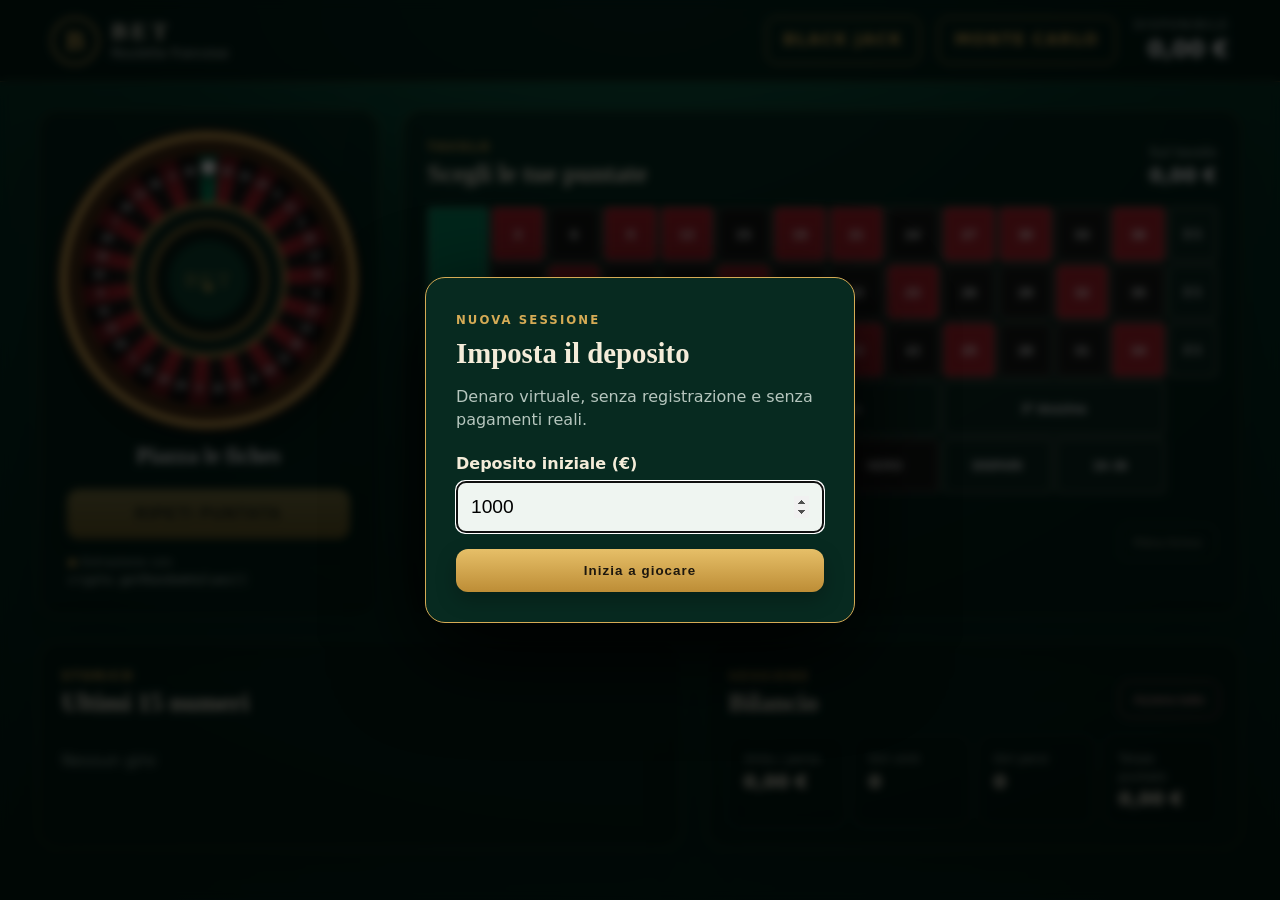
<file: index.html>
<!doctype html>
<html lang="it">
<head>
  <meta charset="utf-8">
  <meta http-equiv="Cache-Control" content="no-cache, no-store, must-revalidate">
  <meta http-equiv="Pragma" content="no-cache">
  <meta http-equiv="Expires" content="0">
  <meta name="viewport" content="width=device-width,initial-scale=1">
  <meta name="description" content="BET — simulatore gratuito di roulette francese con generatore casuale crittograficamente sicuro.">
  <title>BET — Roulette francese</title>
  <link rel="stylesheet" href="bet-v9.css">
</head>
<body>
  <header class="topbar">
    <div class="brand"><span class="brand-mark">B</span><div><strong>BET</strong><small>Roulette francese</small></div></div>
    <div class="top-actions"><a class="game-nav" href="blackjack.html">BLACK JACK</a><a class="game-nav" href="montecarlo-pro.html">MONTE CARLO</a><div class="balance-card"><span>Disponibile</span><strong id="balance">€ 0,00</strong></div></div>
  </header>

  <main>
    <section class="game-grid">
      <div class="wheel-panel panel">
        <div class="wheel-wrap">
          <div class="wheel" id="wheel" aria-label="Ruota della roulette">
            <div class="wheel-numbers" id="wheelNumbers" aria-hidden="true"></div>
            <div class="wheel-label" id="wheelLabel"><button id="spin" class="wheel-spin" aria-label="Fai girare la roulette">BET</button><strong>•</strong></div>
            <div class="ball-track" id="ballTrack"><div class="ball" id="ball"></div></div>
          </div>
        </div>
        <div class="result" id="result" aria-live="polite">Piazza le fiches</div>
        <button class="primary rebet-main" id="repeatBet">RIPETI PUNTATA</button>
        <p class="rng-note"><span class="lock">◆</span> Estrazione con <code>crypto.getRandomValues()</code></p>
      </div>

      <div class="table-panel panel">
        <div class="section-head"><div><span class="eyebrow">TAVOLO</span><h1>Scegli le tue puntate</h1></div><div class="current-bet">Sul tavolo <strong id="totalBet">€ 0,00</strong></div></div>
        <div class="roulette-table" id="table" aria-label="Tavolo delle puntate"></div>
        <div class="chip-rack" aria-label="Selezione fiches">
          <span class="rack-label">Fiches</span>
          <button class="chip chip-2 selected" draggable="true" data-value="2" aria-label="Fiche da 2 euro">2</button>
          <button class="chip chip-5" draggable="true" data-value="5" aria-label="Fiche da 5 euro">5</button>
          <button class="chip chip-10" draggable="true" data-value="10" aria-label="Fiche da 10 euro">10</button>
          <button class="chip chip-50" draggable="true" data-value="50" aria-label="Fiche da 50 euro">50</button>
          <div class="table-actions">
            <button id="clearBet">Ritira fiches</button>
          </div>
        </div>
      </div>
    </section>

    <section class="lower-grid">
      <div class="panel history-panel"><div class="section-head"><div><span class="eyebrow">STORICO</span><h2>Ultimi 15 numeri</h2></div></div><div class="history" id="history"><span class="empty">Nessun giro</span></div></div>
      <div class="panel stats-panel">
        <div class="section-head"><div><span class="eyebrow">SESSIONE</span><h2>Bilancio</h2></div><button class="danger" id="reset">Azzera tutto</button></div>
        <div class="stats">
          <div><span>Vinto / perso</span><strong id="profit">€ 0,00</strong></div>
          <div><span>Giri vinti</span><strong id="wins">0</strong></div>
          <div><span>Giri persi</span><strong id="losses">0</strong></div>
          <div><span>Totale puntato</span><strong id="wagered">€ 0,00</strong></div>
        </div>
      </div>
    </section>
  </main>

  <dialog id="depositDialog">
    <form method="dialog" id="depositForm">
      <span class="eyebrow">NUOVA SESSIONE</span><h2>Imposta il deposito</h2>
      <p>Denaro virtuale, senza registrazione e senza pagamenti reali.</p>
      <label for="deposit">Deposito iniziale (€)</label>
      <input id="deposit" type="number" min="2" max="10000000" step="1" value="1000" required autofocus>
      <button class="primary" value="confirm">Inizia a giocare</button>
    </form>
  </dialog>

  <script src="app.js"></script>
</body>
</html>
</file>
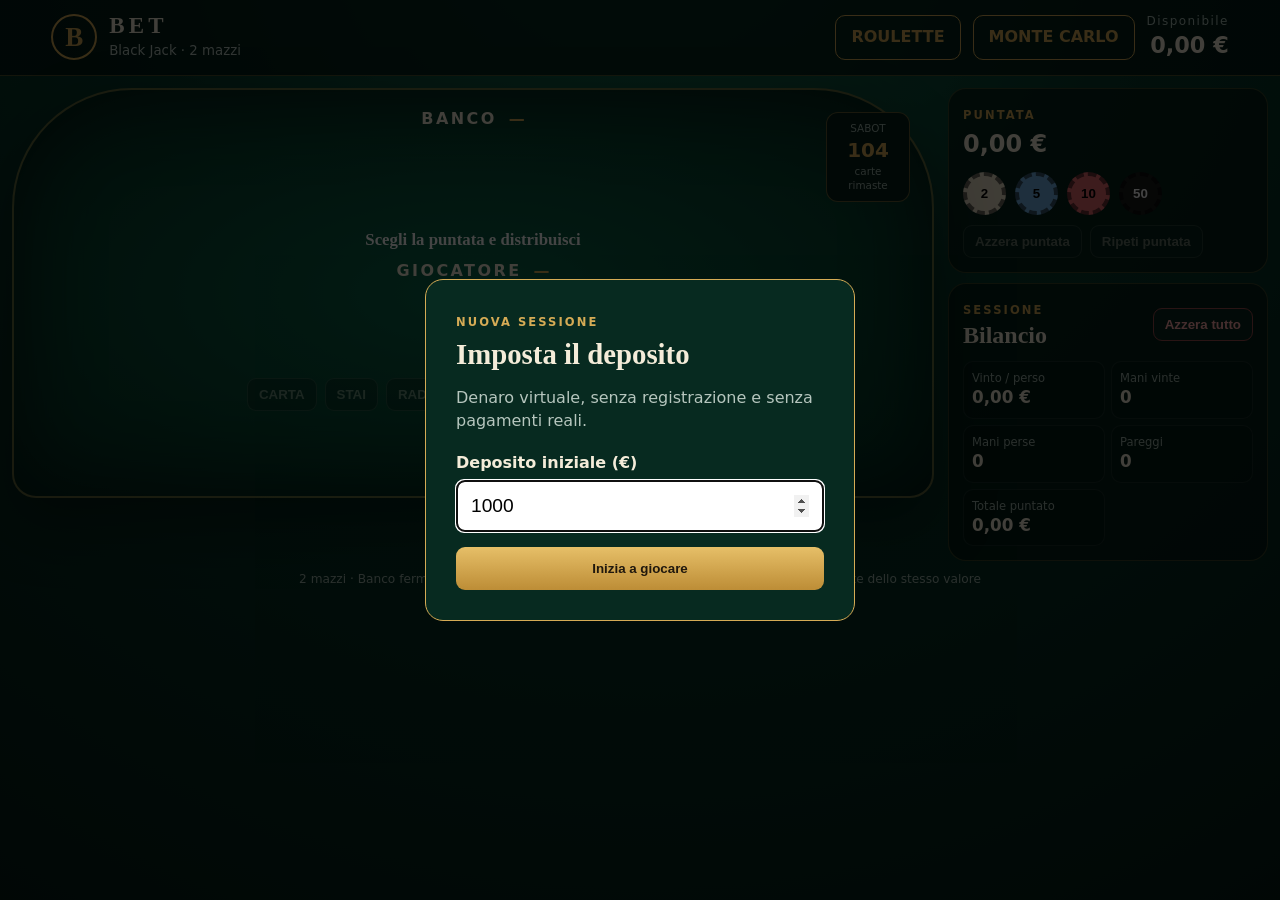
<file: blackjack.html>
<!doctype html>
<html lang="it">
<head>
  <meta charset="utf-8"><meta name="viewport" content="width=device-width,initial-scale=1">
  <meta http-equiv="Cache-Control" content="no-cache, no-store, must-revalidate">
  <meta name="description" content="BET — Black Jack gratuito con banco e sabot da due mazzi.">
  <title>BET — Black Jack</title><link rel="stylesheet" href="blackjack-v7.css">
</head>
<body>
  <header class="topbar">
    <div class="brand"><span class="brand-mark">B</span><div><strong>BET</strong><small>Black Jack · 2 mazzi</small></div></div>
    <div class="top-actions"><a class="game-nav" href="index.html">ROULETTE</a><a class="game-nav" href="montecarlo.html">MONTE CARLO</a><div class="balance-card"><span>Disponibile</span><strong id="balance">€ 0,00</strong></div></div>
  </header>
  <main>
    <section class="table">
      <div class="shoe"><span>SABOT</span><strong id="shoeCount">104</strong><small>carte rimaste</small></div>
      <div class="hand dealer"><div class="hand-title"><span>BANCO</span><strong id="dealerScore">—</strong></div><div class="cards" id="dealerCards"></div></div>
      <div class="message" id="message" aria-live="polite">Scegli la puntata e distribuisci</div>
      <div class="hand player"><div class="hand-title"><span>GIOCATORE</span><strong id="playerScore">—</strong></div><div class="cards" id="playerCards"></div></div>
      <div class="controls">
        <button id="hit">CARTA</button><button id="stand">STAI</button><button id="double">RADDOPPIA</button><button id="split">SPLIT</button><div class="deal-stack"><button class="primary" id="deal">DISTRIBUISCI</button><button id="repeatBetTable">RIPETI PUNTATA</button></div>
      </div>
    </section>
    <section class="dashboard">
      <div class="panel bet-panel"><span class="eyebrow">PUNTATA</span><div class="bet-total" id="bet">€ 0,00</div><div class="chips"><button class="chip c2" data-value="2">2</button><button class="chip c5" data-value="5">5</button><button class="chip c10" data-value="10">10</button><button class="chip c50" data-value="50">50</button></div><div class="bet-actions"><button id="clearBet">Azzera puntata</button><button id="repeatBet">Ripeti puntata</button></div></div>
      <div class="panel"><div class="panel-head"><div><span class="eyebrow">SESSIONE</span><h2>Bilancio</h2></div><button class="danger" id="reset">Azzera tutto</button></div><div class="stats"><div><span>Vinto / perso</span><strong id="profit">€ 0,00</strong></div><div><span>Mani vinte</span><strong id="wins">0</strong></div><div><span>Mani perse</span><strong id="losses">0</strong></div><div><span>Pareggi</span><strong id="pushes">0</strong></div><div><span>Totale puntato</span><strong id="wagered">€ 0,00</strong></div></div></div>
    </section>
    <p class="rules">2 mazzi · Banco fermo a 17 · Black Jack 3:2 · Raddoppio sulle prime due carte · Split su carte dello stesso valore</p>
  </main>
  <dialog id="depositDialog"><form id="depositForm"><span class="eyebrow">NUOVA SESSIONE</span><h2>Imposta il deposito</h2><p>Denaro virtuale, senza registrazione e senza pagamenti reali.</p><label for="deposit">Deposito iniziale (€)</label><input id="deposit" type="number" min="2" max="10000000" step="1" value="1000" required autofocus><button class="primary">Inizia a giocare</button></form></dialog>
  <script src="cardmeister.min.js"></script>
  <script src="blackjack-v5.js"></script>
</body></html>
</file>
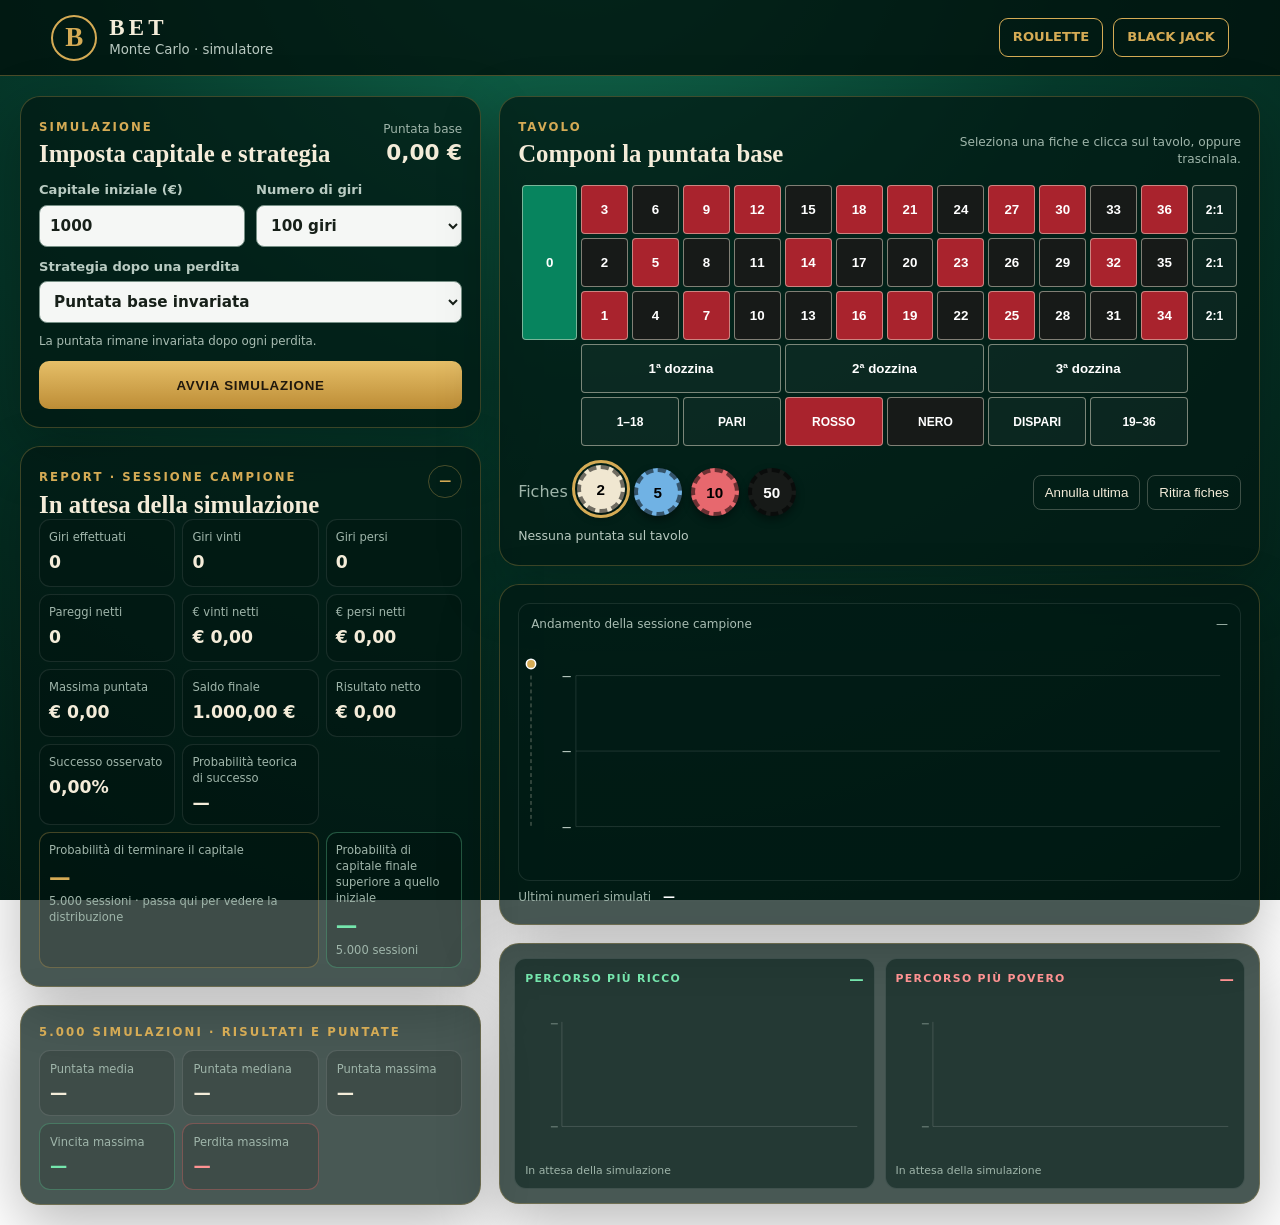
<file: montecarlo-pro.html>
<!doctype html>
<html lang="it"><head><meta charset="utf-8"><meta name="viewport" content="width=device-width,initial-scale=1"><meta http-equiv="Cache-Control" content="no-cache, no-store, must-revalidate"><meta name="description" content="BET — simulatore Monte Carlo gratuito per strategie alla roulette francese."><title>BET — Monte Carlo Roulette PRO</title><link rel="stylesheet" href="montecarlo-v14.css"></head>
<body><header class="topbar"><div class="brand"><span class="brand-mark">B</span><div><strong>BET</strong><small>Monte Carlo · simulatore</small></div></div><nav><a href="index.html">ROULETTE</a><a href="blackjack.html">BLACK JACK</a></nav></header>
<main><div class="left-column">
<section class="config panel"><div class="section-head"><div><span class="eyebrow">SIMULAZIONE</span><h1>Imposta capitale e strategia</h1></div><div class="base-total"><span>Puntata base</span><strong id="baseTotal">€ 0,00</strong></div></div><form id="simulationForm"><label>Capitale iniziale (€)<input id="capital" type="number" min="2" max="10000000" step="1" value="1000" required></label><label>Numero di giri<select id="spins"><option value="1">1 giro</option><option value="2">2 giri</option><option value="3">3 giri</option><option value="4">4 giri</option><option value="5">5 giri</option><option value="6">6 giri</option><option value="7">7 giri</option><option value="8">8 giri</option><option value="9">9 giri</option><option value="10">10 giri</option><option value="25">25 giri</option><option value="50">50 giri</option><option value="100" selected>100 giri</option><option value="500">500 giri</option><option value="1000">1.000 giri</option></select></label><label>Strategia dopo una perdita<select id="strategy"><option value="flat">Puntata base invariata</option><option value="martingale">Raddoppio illimitato</option><option value="martingale-reset">Raddoppio limitato · poi riparti</option><option value="martingale-descent">Raddoppio limitato · poi scendi</option><option value="dalembert">D’Alembert limitata</option><option value="fibonacci">Fibonacci illimitata</option><option value="fibonacci-reset">Fibonacci limitata · poi riparti</option><option value="fibonacci-descent">Fibonacci limitata · poi scendi</option></select></label><label id="capField" hidden>Livello massimo<select id="progressionCap"></select><small id="capHelp">Moltiplicatore della puntata base complessiva</small></label><p class="strategy-note" id="strategyNote">La puntata rimane invariata dopo ogni perdita.</p><button class="primary" id="run" type="submit">AVVIA SIMULAZIONE</button></form></section>
<section class="results panel" aria-live="polite"><div class="result-head"><div><span class="eyebrow">REPORT · SESSIONE CAMPIONE</span><h2 id="reportTitle">In attesa della simulazione</h2></div><strong id="status">—</strong></div><div class="metrics"><div><span>Giri effettuati</span><strong id="turns">0</strong></div><div><span>Giri vinti</span><strong id="wins">0</strong></div><div><span>Giri persi</span><strong id="losses">0</strong></div><div><span>Pareggi netti</span><strong id="pushes">0</strong></div><div><span>€ vinti netti</span><strong id="wonEuro">€ 0,00</strong></div><div><span>€ persi netti</span><strong id="lostEuro">€ 0,00</strong></div><div><span>Massima puntata</span><strong id="maxStake">€ 0,00</strong></div><div><span>Saldo finale</span><strong id="finalBalance">€ 0,00</strong></div><div><span>Risultato netto</span><strong id="net">€ 0,00</strong></div><div><span>Successo osservato</span><strong id="observed">0,00%</strong></div><div><span>Probabilità teorica di successo</span><strong id="theoreticalSuccess">—</strong></div><div class="ruin" tabindex="0"><span>Probabilità di terminare il capitale</span><strong id="ruinProbability">—</strong><small>5.000 sessioni · passa qui per vedere la distribuzione</small><div class="distribution-popover"><div class="dist-head"><div><b>Distribuzione degli € vinti/persi</b><span>5.000 sessioni, comprese quelle interrotte</span></div><span class="dist-legend"><i></i>Reale <i></i>Gaussiana</span></div><svg id="distChart" viewBox="0 0 520 220" role="img" aria-label="Distribuzione dei risultati netti delle simulazioni"><g id="distBars"></g><path id="distCurve" d=""></path><line class="dist-zero" id="distZero" y1="15" y2="190"/><line class="dist-axis" x1="38" y1="190" x2="510" y2="190"/></svg><div class="dist-stats"><span>Media <b id="distMean">—</b></span><span>Deviazione <b id="distSd">—</b></span><span>Minimo <b id="distMin">—</b></span><span>Massimo <b id="distMax">—</b></span><span>Sessioni interrotte <b id="distRuin">—</b></span></div><p>Le barre sono i risultati reali; la curva è solo l’approssimazione gaussiana di confronto.</p></div></div><div class="profit-probability"><span>Probabilità di capitale finale superiore a quello iniziale</span><strong id="profitProbability">—</strong><small id="profitCount">5.000 sessioni</small></div></div></section>
<section class="stake-summary panel" aria-label="Risultati e puntate nelle 5.000 simulazioni"><span class="eyebrow">5.000 SIMULAZIONI · RISULTATI E PUNTATE</span><div><article><span>Puntata media</span><strong id="averageStake">—</strong></article><article><span>Puntata mediana</span><strong id="medianStake">—</strong></article><article><span>Puntata massima</span><strong id="monteMaxStake">—</strong></article><article class="best-result"><span>Vincita massima</span><strong id="maximumWin">—</strong></article><article class="worst-result"><span>Perdita massima</span><strong id="maximumLoss">—</strong></article></div></section></div><div class="right-column">
<section class="table-panel panel"><div class="section-head"><div><span class="eyebrow">TAVOLO</span><h2>Componi la puntata base</h2></div><p>Seleziona una fiche e clicca sul tavolo, oppure trascinala.</p></div><div class="roulette-table" id="table" aria-label="Tavolo della roulette"></div><div class="chip-rack"><span>Fiches</span><button class="chip chip-2 selected" draggable="true" data-value="2">2</button><button class="chip chip-5" draggable="true" data-value="5">5</button><button class="chip chip-10" draggable="true" data-value="10">10</button><button class="chip chip-50" draggable="true" data-value="50">50</button><div class="table-actions"><button type="button" id="undoBet">Annulla ultima</button><button type="button" id="clearBet">Ritira fiches</button></div></div><p class="bet-description" id="betDescription">Nessuna puntata sul tavolo</p></section>
<section class="chart-panel panel"><div class="chart-wrap"><div class="chart-label"><span>Andamento della sessione campione</span><span id="chartRange">—</span></div><svg id="chart" viewBox="0 0 900 230" role="img" aria-label="Andamento del capitale nella sessione campione"><g class="axis-y"><line x1="58" y1="15" x2="58" y2="210"/><line x1="58" y1="15" x2="890" y2="15"/><line x1="58" y1="112.5" x2="890" y2="112.5"/><line x1="58" y1="210" x2="890" y2="210"/><text id="yMax" x="52" y="19">—</text><text id="yMid" x="52" y="116">—</text><text id="yMin" x="52" y="214">—</text></g><polyline id="chartLine" points=""/><g id="chartHover" hidden><line id="hoverLine" y1="15" y2="210"/><circle id="hoverDot" r="6"/></g></svg><div id="chartTooltip" class="chart-tooltip" hidden>—</div></div><div class="outcomes"><span>Ultimi numeri simulati</span><div id="lastNumbers">—</div></div></section>
<section class="extreme-paths panel" aria-label="Percorsi estremi delle simulazioni Montecarlo"><div class="extreme-card rich"><div class="extreme-head"><span>PERCORSO PIÙ RICCO</span><strong id="richPathResult">—</strong></div><svg id="richPathChart" viewBox="0 0 440 170" role="img" aria-label="Percorso del capitale della simulazione più ricca"><line x1="48" y1="12" x2="48" y2="148"/><line x1="48" y1="148" x2="432" y2="148"/><text id="richYMax" x="43" y="17">—</text><text id="richYMin" x="43" y="151">—</text><polyline id="richPathLine" points=""/></svg><small id="richPathMeta">In attesa della simulazione</small></div><div class="extreme-card poor"><div class="extreme-head"><span>PERCORSO PIÙ POVERO</span><strong id="poorPathResult">—</strong></div><svg id="poorPathChart" viewBox="0 0 440 170" role="img" aria-label="Percorso del capitale della simulazione più povera"><line x1="48" y1="12" x2="48" y2="148"/><line x1="48" y1="148" x2="432" y2="148"/><text id="poorYMax" x="43" y="17">—</text><text id="poorYMin" x="43" y="151">—</text><polyline id="poorPathLine" points=""/></svg><small id="poorPathMeta">In attesa della simulazione</small></div></section></div></main><script src="montecarlo-v14.js"></script></body></html>
</file>
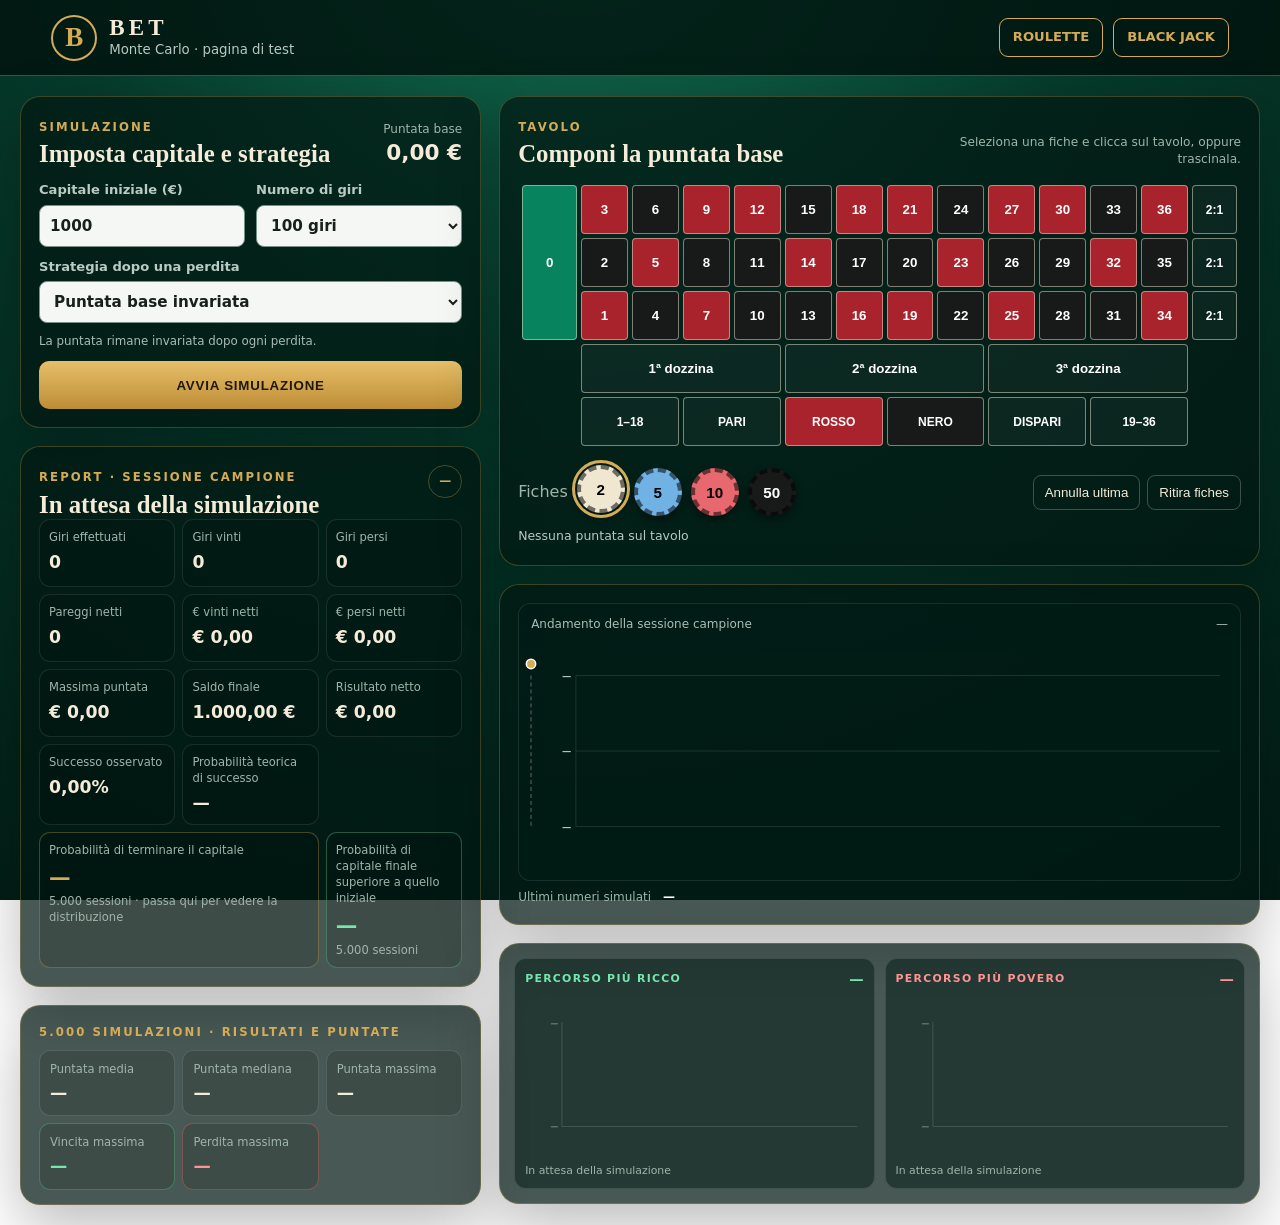
<file: montecarlo-strategie-test.html>
<!doctype html>
<html lang="it"><head><meta charset="utf-8"><meta name="viewport" content="width=device-width,initial-scale=1"><meta http-equiv="Cache-Control" content="no-cache, no-store, must-revalidate"><meta name="description" content="BET — simulatore Monte Carlo gratuito per strategie alla roulette francese."><title>BET — Monte Carlo Roulette (test)</title><link rel="stylesheet" href="montecarlo-test-v13.css"></head>
<body><header class="topbar"><div class="brand"><span class="brand-mark">B</span><div><strong>BET</strong><small>Monte Carlo · pagina di test</small></div></div><nav><a href="index.html">ROULETTE</a><a href="blackjack.html">BLACK JACK</a></nav></header>
<main><div class="left-column">
<section class="config panel"><div class="section-head"><div><span class="eyebrow">SIMULAZIONE</span><h1>Imposta capitale e strategia</h1></div><div class="base-total"><span>Puntata base</span><strong id="baseTotal">€ 0,00</strong></div></div><form id="simulationForm"><label>Capitale iniziale (€)<input id="capital" type="number" min="2" max="10000000" step="1" value="1000" required></label><label>Numero di giri<select id="spins"><option value="1">1 giro</option><option value="2">2 giri</option><option value="3">3 giri</option><option value="4">4 giri</option><option value="5">5 giri</option><option value="6">6 giri</option><option value="7">7 giri</option><option value="8">8 giri</option><option value="9">9 giri</option><option value="10">10 giri</option><option value="25">25 giri</option><option value="50">50 giri</option><option value="100" selected>100 giri</option><option value="500">500 giri</option><option value="1000">1.000 giri</option></select></label><label>Strategia dopo una perdita<select id="strategy"><option value="flat">Puntata base invariata</option><option value="martingale">Raddoppio illimitato</option><option value="martingale-reset">Raddoppio limitato · poi riparti</option><option value="martingale-descent">Raddoppio limitato · poi scendi</option><option value="dalembert">D’Alembert limitata</option><option value="fibonacci">Fibonacci illimitata</option><option value="fibonacci-reset">Fibonacci limitata · poi riparti</option><option value="fibonacci-descent">Fibonacci limitata · poi scendi</option></select></label><label id="capField" hidden>Livello massimo<select id="progressionCap"></select><small id="capHelp">Moltiplicatore della puntata base complessiva</small></label><p class="strategy-note" id="strategyNote">La puntata rimane invariata dopo ogni perdita.</p><button class="primary" id="run" type="submit">AVVIA SIMULAZIONE</button></form></section>
<section class="results panel" aria-live="polite"><div class="result-head"><div><span class="eyebrow">REPORT · SESSIONE CAMPIONE</span><h2 id="reportTitle">In attesa della simulazione</h2></div><strong id="status">—</strong></div><div class="metrics"><div><span>Giri effettuati</span><strong id="turns">0</strong></div><div><span>Giri vinti</span><strong id="wins">0</strong></div><div><span>Giri persi</span><strong id="losses">0</strong></div><div><span>Pareggi netti</span><strong id="pushes">0</strong></div><div><span>€ vinti netti</span><strong id="wonEuro">€ 0,00</strong></div><div><span>€ persi netti</span><strong id="lostEuro">€ 0,00</strong></div><div><span>Massima puntata</span><strong id="maxStake">€ 0,00</strong></div><div><span>Saldo finale</span><strong id="finalBalance">€ 0,00</strong></div><div><span>Risultato netto</span><strong id="net">€ 0,00</strong></div><div><span>Successo osservato</span><strong id="observed">0,00%</strong></div><div><span>Probabilità teorica di successo</span><strong id="theoreticalSuccess">—</strong></div><div class="ruin" tabindex="0"><span>Probabilità di terminare il capitale</span><strong id="ruinProbability">—</strong><small>5.000 sessioni · passa qui per vedere la distribuzione</small><div class="distribution-popover"><div class="dist-head"><div><b>Distribuzione degli € vinti/persi</b><span>5.000 sessioni, comprese quelle interrotte</span></div><span class="dist-legend"><i></i>Reale <i></i>Gaussiana</span></div><svg id="distChart" viewBox="0 0 520 220" role="img" aria-label="Distribuzione dei risultati netti delle simulazioni"><g id="distBars"></g><path id="distCurve" d=""></path><line class="dist-zero" id="distZero" y1="15" y2="190"/><line class="dist-axis" x1="38" y1="190" x2="510" y2="190"/></svg><div class="dist-stats"><span>Media <b id="distMean">—</b></span><span>Deviazione <b id="distSd">—</b></span><span>Minimo <b id="distMin">—</b></span><span>Massimo <b id="distMax">—</b></span><span>Sessioni interrotte <b id="distRuin">—</b></span></div><p>Le barre sono i risultati reali; la curva è solo l’approssimazione gaussiana di confronto.</p></div></div><div class="profit-probability"><span>Probabilità di capitale finale superiore a quello iniziale</span><strong id="profitProbability">—</strong><small id="profitCount">5.000 sessioni</small></div></div></section>
<section class="stake-summary panel" aria-label="Risultati e puntate nelle 5.000 simulazioni"><span class="eyebrow">5.000 SIMULAZIONI · RISULTATI E PUNTATE</span><div><article><span>Puntata media</span><strong id="averageStake">—</strong></article><article><span>Puntata mediana</span><strong id="medianStake">—</strong></article><article><span>Puntata massima</span><strong id="monteMaxStake">—</strong></article><article class="best-result"><span>Vincita massima</span><strong id="maximumWin">—</strong></article><article class="worst-result"><span>Perdita massima</span><strong id="maximumLoss">—</strong></article></div></section></div><div class="right-column">
<section class="table-panel panel"><div class="section-head"><div><span class="eyebrow">TAVOLO</span><h2>Componi la puntata base</h2></div><p>Seleziona una fiche e clicca sul tavolo, oppure trascinala.</p></div><div class="roulette-table" id="table" aria-label="Tavolo della roulette"></div><div class="chip-rack"><span>Fiches</span><button class="chip chip-2 selected" draggable="true" data-value="2">2</button><button class="chip chip-5" draggable="true" data-value="5">5</button><button class="chip chip-10" draggable="true" data-value="10">10</button><button class="chip chip-50" draggable="true" data-value="50">50</button><div class="table-actions"><button type="button" id="undoBet">Annulla ultima</button><button type="button" id="clearBet">Ritira fiches</button></div></div><p class="bet-description" id="betDescription">Nessuna puntata sul tavolo</p></section>
<section class="chart-panel panel"><div class="chart-wrap"><div class="chart-label"><span>Andamento della sessione campione</span><span id="chartRange">—</span></div><svg id="chart" viewBox="0 0 900 230" role="img" aria-label="Andamento del capitale nella sessione campione"><g class="axis-y"><line x1="58" y1="15" x2="58" y2="210"/><line x1="58" y1="15" x2="890" y2="15"/><line x1="58" y1="112.5" x2="890" y2="112.5"/><line x1="58" y1="210" x2="890" y2="210"/><text id="yMax" x="52" y="19">—</text><text id="yMid" x="52" y="116">—</text><text id="yMin" x="52" y="214">—</text></g><polyline id="chartLine" points=""/><g id="chartHover" hidden><line id="hoverLine" y1="15" y2="210"/><circle id="hoverDot" r="6"/></g></svg><div id="chartTooltip" class="chart-tooltip" hidden>—</div></div><div class="outcomes"><span>Ultimi numeri simulati</span><div id="lastNumbers">—</div></div></section>
<section class="extreme-paths panel" aria-label="Percorsi estremi delle simulazioni Montecarlo"><div class="extreme-card rich"><div class="extreme-head"><span>PERCORSO PIÙ RICCO</span><strong id="richPathResult">—</strong></div><svg id="richPathChart" viewBox="0 0 440 170" role="img" aria-label="Percorso del capitale della simulazione più ricca"><line x1="48" y1="12" x2="48" y2="148"/><line x1="48" y1="148" x2="432" y2="148"/><text id="richYMax" x="43" y="17">—</text><text id="richYMin" x="43" y="151">—</text><polyline id="richPathLine" points=""/></svg><small id="richPathMeta">In attesa della simulazione</small></div><div class="extreme-card poor"><div class="extreme-head"><span>PERCORSO PIÙ POVERO</span><strong id="poorPathResult">—</strong></div><svg id="poorPathChart" viewBox="0 0 440 170" role="img" aria-label="Percorso del capitale della simulazione più povera"><line x1="48" y1="12" x2="48" y2="148"/><line x1="48" y1="148" x2="432" y2="148"/><text id="poorYMax" x="43" y="17">—</text><text id="poorYMin" x="43" y="151">—</text><polyline id="poorPathLine" points=""/></svg><small id="poorPathMeta">In attesa della simulazione</small></div></section></div></main><script src="montecarlo-test-v13.js"></script></body></html>
</file>
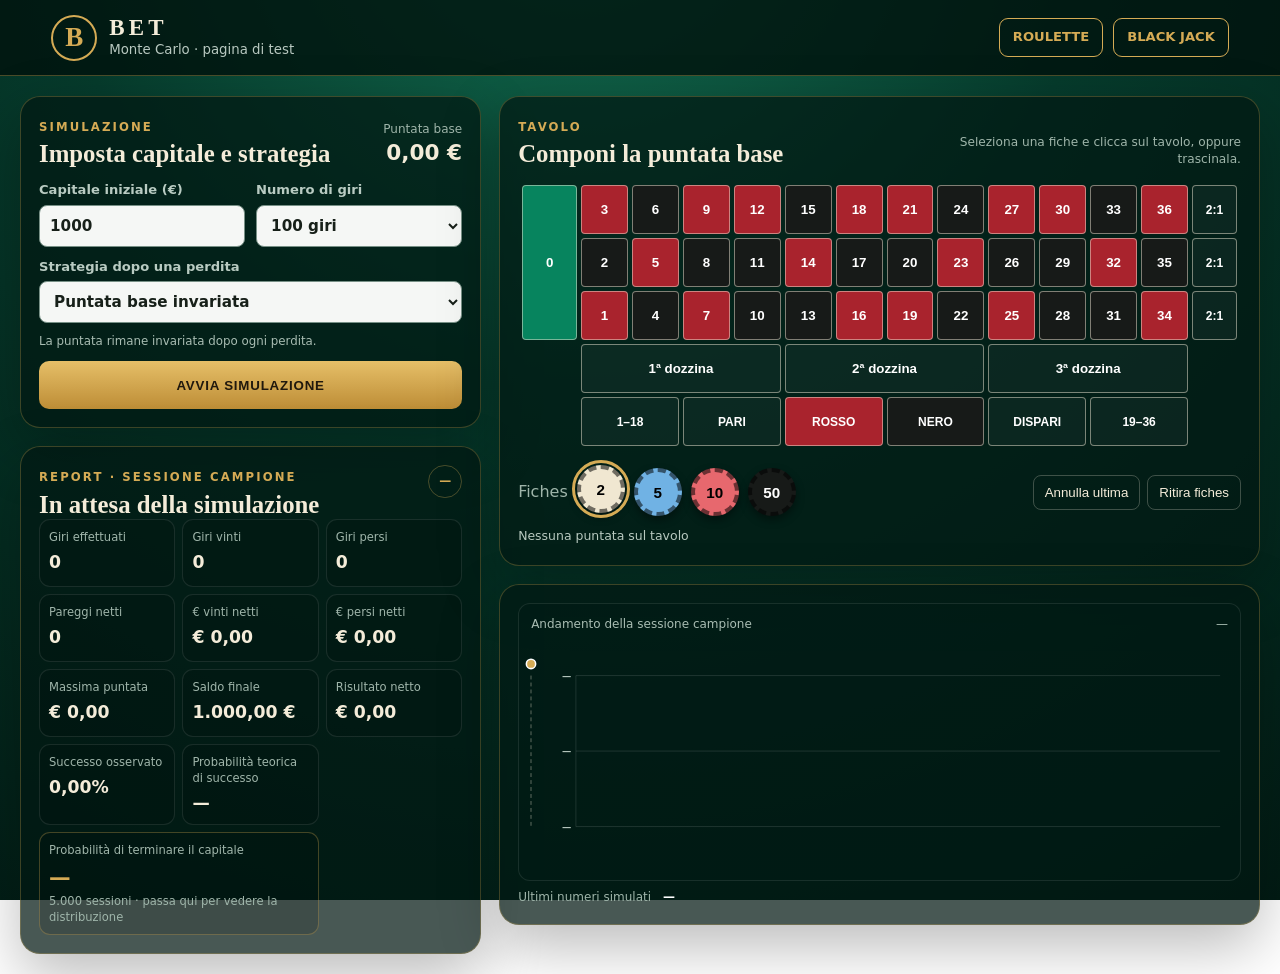
<file: montecarlo-test.html>
<!doctype html>
<html lang="it"><head><meta charset="utf-8"><meta name="viewport" content="width=device-width,initial-scale=1"><meta http-equiv="Cache-Control" content="no-cache, no-store, must-revalidate"><meta name="description" content="BET — simulatore Monte Carlo gratuito per strategie alla roulette francese."><title>BET — Monte Carlo Roulette (test)</title><link rel="stylesheet" href="montecarlo-test-v6.css"></head>
<body><header class="topbar"><div class="brand"><span class="brand-mark">B</span><div><strong>BET</strong><small>Monte Carlo · pagina di test</small></div></div><nav><a href="index.html">ROULETTE</a><a href="blackjack.html">BLACK JACK</a></nav></header>
<main><div class="left-column">
<section class="config panel"><div class="section-head"><div><span class="eyebrow">SIMULAZIONE</span><h1>Imposta capitale e strategia</h1></div><div class="base-total"><span>Puntata base</span><strong id="baseTotal">€ 0,00</strong></div></div><form id="simulationForm"><label>Capitale iniziale (€)<input id="capital" type="number" min="2" max="10000000" step="1" value="1000" required></label><label>Numero di giri<select id="spins"><option value="1">1 giro</option><option value="2">2 giri</option><option value="3">3 giri</option><option value="4">4 giri</option><option value="5">5 giri</option><option value="6">6 giri</option><option value="7">7 giri</option><option value="8">8 giri</option><option value="9">9 giri</option><option value="10">10 giri</option><option value="25">25 giri</option><option value="50">50 giri</option><option value="100" selected>100 giri</option><option value="500">500 giri</option><option value="1000">1.000 giri</option></select></label><label>Strategia dopo una perdita<select id="strategy"><option value="flat">Puntata base invariata</option><option value="martingale">Raddoppio illimitato</option><option value="martingale-reset">Raddoppio limitato · poi riparti</option><option value="martingale-descent">Raddoppio limitato · poi scendi</option><option value="fibonacci">Fibonacci illimitata</option><option value="fibonacci-reset">Fibonacci limitata · poi riparti</option><option value="fibonacci-descent">Fibonacci limitata · poi scendi</option></select></label><label id="capField" hidden>Livello massimo<select id="progressionCap"></select><small id="capHelp">Moltiplicatore della puntata base complessiva</small></label><p class="strategy-note" id="strategyNote">La puntata rimane invariata dopo ogni perdita.</p><button class="primary" id="run" type="submit">AVVIA SIMULAZIONE</button></form></section>
<section class="results panel" aria-live="polite"><div class="result-head"><div><span class="eyebrow">REPORT · SESSIONE CAMPIONE</span><h2 id="reportTitle">In attesa della simulazione</h2></div><strong id="status">—</strong></div><div class="metrics"><div><span>Giri effettuati</span><strong id="turns">0</strong></div><div><span>Giri vinti</span><strong id="wins">0</strong></div><div><span>Giri persi</span><strong id="losses">0</strong></div><div><span>Pareggi netti</span><strong id="pushes">0</strong></div><div><span>€ vinti netti</span><strong id="wonEuro">€ 0,00</strong></div><div><span>€ persi netti</span><strong id="lostEuro">€ 0,00</strong></div><div><span>Massima puntata</span><strong id="maxStake">€ 0,00</strong></div><div><span>Saldo finale</span><strong id="finalBalance">€ 0,00</strong></div><div><span>Risultato netto</span><strong id="net">€ 0,00</strong></div><div><span>Successo osservato</span><strong id="observed">0,00%</strong></div><div><span>Probabilità teorica di successo</span><strong id="theoreticalSuccess">—</strong></div><div class="ruin" tabindex="0"><span>Probabilità di terminare il capitale</span><strong id="ruinProbability">—</strong><small>5.000 sessioni · passa qui per vedere la distribuzione</small><div class="distribution-popover"><div class="dist-head"><div><b>Distribuzione degli € vinti/persi</b><span>5.000 sessioni, comprese quelle interrotte</span></div><span class="dist-legend"><i></i>Reale <i></i>Gaussiana</span></div><svg id="distChart" viewBox="0 0 520 220" role="img" aria-label="Distribuzione dei risultati netti delle simulazioni"><g id="distBars"></g><path id="distCurve" d=""></path><line class="dist-zero" id="distZero" y1="15" y2="190"/><line class="dist-axis" x1="38" y1="190" x2="510" y2="190"/></svg><div class="dist-stats"><span>Media <b id="distMean">—</b></span><span>Deviazione <b id="distSd">—</b></span><span>Minimo <b id="distMin">—</b></span><span>Massimo <b id="distMax">—</b></span><span>Sessioni interrotte <b id="distRuin">—</b></span></div><p>Le barre sono i risultati reali; la curva è solo l’approssimazione gaussiana di confronto.</p></div></div></div></section>
</div><div class="right-column">
<section class="table-panel panel"><div class="section-head"><div><span class="eyebrow">TAVOLO</span><h2>Componi la puntata base</h2></div><p>Seleziona una fiche e clicca sul tavolo, oppure trascinala.</p></div><div class="roulette-table" id="table" aria-label="Tavolo della roulette"></div><div class="chip-rack"><span>Fiches</span><button class="chip chip-2 selected" draggable="true" data-value="2">2</button><button class="chip chip-5" draggable="true" data-value="5">5</button><button class="chip chip-10" draggable="true" data-value="10">10</button><button class="chip chip-50" draggable="true" data-value="50">50</button><div class="table-actions"><button type="button" id="undoBet">Annulla ultima</button><button type="button" id="clearBet">Ritira fiches</button></div></div><p class="bet-description" id="betDescription">Nessuna puntata sul tavolo</p></section>
<section class="chart-panel panel"><div class="chart-wrap"><div class="chart-label"><span>Andamento della sessione campione</span><span id="chartRange">—</span></div><svg id="chart" viewBox="0 0 900 230" role="img" aria-label="Andamento del capitale nella sessione campione"><g class="axis-y"><line x1="58" y1="15" x2="58" y2="210"/><line x1="58" y1="15" x2="890" y2="15"/><line x1="58" y1="112.5" x2="890" y2="112.5"/><line x1="58" y1="210" x2="890" y2="210"/><text id="yMax" x="52" y="19">—</text><text id="yMid" x="52" y="116">—</text><text id="yMin" x="52" y="214">—</text></g><polyline id="chartLine" points=""/><g id="chartHover" hidden><line id="hoverLine" y1="15" y2="210"/><circle id="hoverDot" r="6"/></g></svg><div id="chartTooltip" class="chart-tooltip" hidden>—</div></div><div class="outcomes"><span>Ultimi numeri simulati</span><div id="lastNumbers">—</div></div></section>
</div></main><script src="montecarlo-test-v6.js"></script></body></html>
</file>
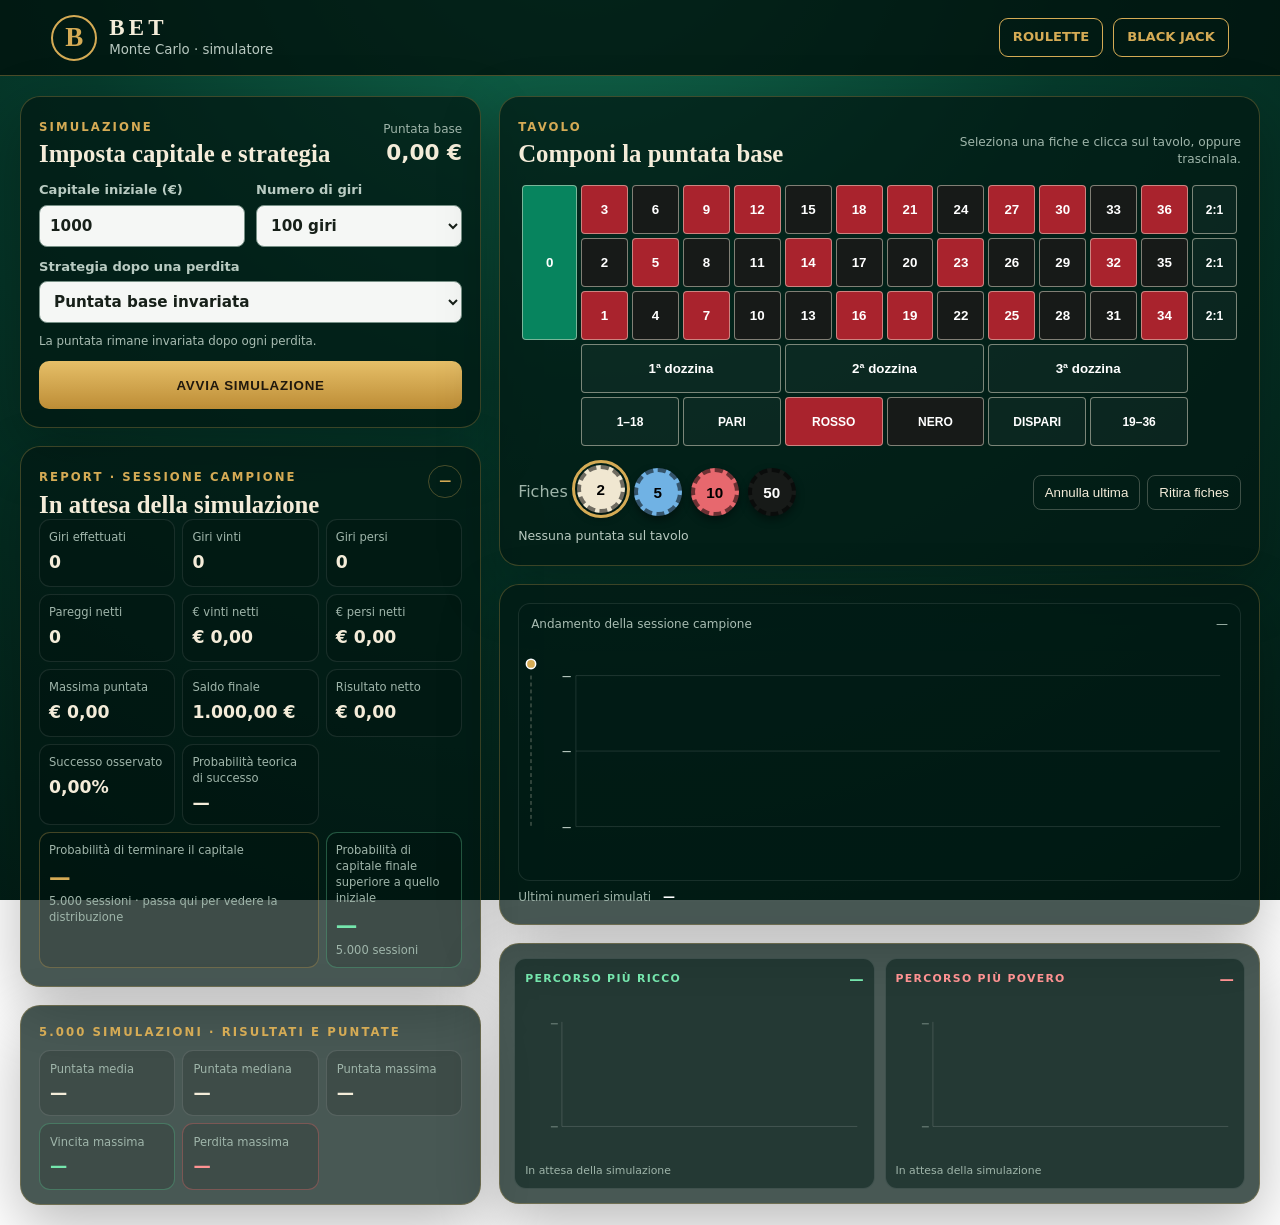
<file: montecarlo.html>
<!doctype html>
<html lang="it"><head><meta charset="utf-8"><meta name="viewport" content="width=device-width,initial-scale=1"><meta http-equiv="Cache-Control" content="no-cache, no-store, must-revalidate"><meta name="description" content="BET — simulatore Monte Carlo gratuito per strategie alla roulette francese."><title>BET — Monte Carlo Roulette</title><link rel="stylesheet" href="montecarlo-v14.css"></head>
<body><header class="topbar"><div class="brand"><span class="brand-mark">B</span><div><strong>BET</strong><small>Monte Carlo · simulatore</small></div></div><nav><a href="index.html">ROULETTE</a><a href="blackjack.html">BLACK JACK</a></nav></header>
<main><div class="left-column">
<section class="config panel"><div class="section-head"><div><span class="eyebrow">SIMULAZIONE</span><h1>Imposta capitale e strategia</h1></div><div class="base-total"><span>Puntata base</span><strong id="baseTotal">€ 0,00</strong></div></div><form id="simulationForm"><label>Capitale iniziale (€)<input id="capital" type="number" min="2" max="10000000" step="1" value="1000" required></label><label>Numero di giri<select id="spins"><option value="1">1 giro</option><option value="2">2 giri</option><option value="3">3 giri</option><option value="4">4 giri</option><option value="5">5 giri</option><option value="6">6 giri</option><option value="7">7 giri</option><option value="8">8 giri</option><option value="9">9 giri</option><option value="10">10 giri</option><option value="25">25 giri</option><option value="50">50 giri</option><option value="100" selected>100 giri</option><option value="500">500 giri</option><option value="1000">1.000 giri</option></select></label><label>Strategia dopo una perdita<select id="strategy"><option value="flat">Puntata base invariata</option><option value="martingale">Raddoppio illimitato</option><option value="martingale-reset">Raddoppio limitato · poi riparti</option><option value="martingale-descent">Raddoppio limitato · poi scendi</option><option value="dalembert">D’Alembert limitata</option><option value="fibonacci">Fibonacci illimitata</option><option value="fibonacci-reset">Fibonacci limitata · poi riparti</option><option value="fibonacci-descent">Fibonacci limitata · poi scendi</option></select></label><label id="capField" hidden>Livello massimo<select id="progressionCap"></select><small id="capHelp">Moltiplicatore della puntata base complessiva</small></label><p class="strategy-note" id="strategyNote">La puntata rimane invariata dopo ogni perdita.</p><button class="primary" id="run" type="submit">AVVIA SIMULAZIONE</button></form></section>
<section class="results panel" aria-live="polite"><div class="result-head"><div><span class="eyebrow">REPORT · SESSIONE CAMPIONE</span><h2 id="reportTitle">In attesa della simulazione</h2></div><strong id="status">—</strong></div><div class="metrics"><div><span>Giri effettuati</span><strong id="turns">0</strong></div><div><span>Giri vinti</span><strong id="wins">0</strong></div><div><span>Giri persi</span><strong id="losses">0</strong></div><div><span>Pareggi netti</span><strong id="pushes">0</strong></div><div><span>€ vinti netti</span><strong id="wonEuro">€ 0,00</strong></div><div><span>€ persi netti</span><strong id="lostEuro">€ 0,00</strong></div><div><span>Massima puntata</span><strong id="maxStake">€ 0,00</strong></div><div><span>Saldo finale</span><strong id="finalBalance">€ 0,00</strong></div><div><span>Risultato netto</span><strong id="net">€ 0,00</strong></div><div><span>Successo osservato</span><strong id="observed">0,00%</strong></div><div><span>Probabilità teorica di successo</span><strong id="theoreticalSuccess">—</strong></div><div class="ruin" tabindex="0"><span>Probabilità di terminare il capitale</span><strong id="ruinProbability">—</strong><small>5.000 sessioni · passa qui per vedere la distribuzione</small><div class="distribution-popover"><div class="dist-head"><div><b>Distribuzione degli € vinti/persi</b><span>5.000 sessioni, comprese quelle interrotte</span></div><span class="dist-legend"><i></i>Reale <i></i>Gaussiana</span></div><svg id="distChart" viewBox="0 0 520 220" role="img" aria-label="Distribuzione dei risultati netti delle simulazioni"><g id="distBars"></g><path id="distCurve" d=""></path><line class="dist-zero" id="distZero" y1="15" y2="190"/><line class="dist-axis" x1="38" y1="190" x2="510" y2="190"/></svg><div class="dist-stats"><span>Media <b id="distMean">—</b></span><span>Deviazione <b id="distSd">—</b></span><span>Minimo <b id="distMin">—</b></span><span>Massimo <b id="distMax">—</b></span><span>Sessioni interrotte <b id="distRuin">—</b></span></div><p>Le barre sono i risultati reali; la curva è solo l’approssimazione gaussiana di confronto.</p></div></div><div class="profit-probability"><span>Probabilità di capitale finale superiore a quello iniziale</span><strong id="profitProbability">—</strong><small id="profitCount">5.000 sessioni</small></div></div></section>
<section class="stake-summary panel" aria-label="Risultati e puntate nelle 5.000 simulazioni"><span class="eyebrow">5.000 SIMULAZIONI · RISULTATI E PUNTATE</span><div><article><span>Puntata media</span><strong id="averageStake">—</strong></article><article><span>Puntata mediana</span><strong id="medianStake">—</strong></article><article><span>Puntata massima</span><strong id="monteMaxStake">—</strong></article><article class="best-result"><span>Vincita massima</span><strong id="maximumWin">—</strong></article><article class="worst-result"><span>Perdita massima</span><strong id="maximumLoss">—</strong></article></div></section></div><div class="right-column">
<section class="table-panel panel"><div class="section-head"><div><span class="eyebrow">TAVOLO</span><h2>Componi la puntata base</h2></div><p>Seleziona una fiche e clicca sul tavolo, oppure trascinala.</p></div><div class="roulette-table" id="table" aria-label="Tavolo della roulette"></div><div class="chip-rack"><span>Fiches</span><button class="chip chip-2 selected" draggable="true" data-value="2">2</button><button class="chip chip-5" draggable="true" data-value="5">5</button><button class="chip chip-10" draggable="true" data-value="10">10</button><button class="chip chip-50" draggable="true" data-value="50">50</button><div class="table-actions"><button type="button" id="undoBet">Annulla ultima</button><button type="button" id="clearBet">Ritira fiches</button></div></div><p class="bet-description" id="betDescription">Nessuna puntata sul tavolo</p></section>
<section class="chart-panel panel"><div class="chart-wrap"><div class="chart-label"><span>Andamento della sessione campione</span><span id="chartRange">—</span></div><svg id="chart" viewBox="0 0 900 230" role="img" aria-label="Andamento del capitale nella sessione campione"><g class="axis-y"><line x1="58" y1="15" x2="58" y2="210"/><line x1="58" y1="15" x2="890" y2="15"/><line x1="58" y1="112.5" x2="890" y2="112.5"/><line x1="58" y1="210" x2="890" y2="210"/><text id="yMax" x="52" y="19">—</text><text id="yMid" x="52" y="116">—</text><text id="yMin" x="52" y="214">—</text></g><polyline id="chartLine" points=""/><g id="chartHover" hidden><line id="hoverLine" y1="15" y2="210"/><circle id="hoverDot" r="6"/></g></svg><div id="chartTooltip" class="chart-tooltip" hidden>—</div></div><div class="outcomes"><span>Ultimi numeri simulati</span><div id="lastNumbers">—</div></div></section>
<section class="extreme-paths panel" aria-label="Percorsi estremi delle simulazioni Montecarlo"><div class="extreme-card rich"><div class="extreme-head"><span>PERCORSO PIÙ RICCO</span><strong id="richPathResult">—</strong></div><svg id="richPathChart" viewBox="0 0 440 170" role="img" aria-label="Percorso del capitale della simulazione più ricca"><line x1="48" y1="12" x2="48" y2="148"/><line x1="48" y1="148" x2="432" y2="148"/><text id="richYMax" x="43" y="17">—</text><text id="richYMin" x="43" y="151">—</text><polyline id="richPathLine" points=""/></svg><small id="richPathMeta">In attesa della simulazione</small></div><div class="extreme-card poor"><div class="extreme-head"><span>PERCORSO PIÙ POVERO</span><strong id="poorPathResult">—</strong></div><svg id="poorPathChart" viewBox="0 0 440 170" role="img" aria-label="Percorso del capitale della simulazione più povera"><line x1="48" y1="12" x2="48" y2="148"/><line x1="48" y1="148" x2="432" y2="148"/><text id="poorYMax" x="43" y="17">—</text><text id="poorYMin" x="43" y="151">—</text><polyline id="poorPathLine" points=""/></svg><small id="poorPathMeta">In attesa della simulazione</small></div></section></div></main><script src="montecarlo-v14.js"></script></body></html>
</file>
<file: bet-v9.css>
:root{--felt:#063b2c;--felt2:#07513b;--gold:#d5ab55;--cream:#f4ecd9;--ink:#141713;--red:#a9232d;--black:#171a18;--line:rgba(244,236,217,.48);--panel:rgba(2,24,18,.58)}
*{box-sizing:border-box}body{margin:0;min-height:100vh;color:var(--cream);font:16px/1.4 Inter,ui-sans-serif,system-ui,-apple-system,"Segoe UI",sans-serif;background:radial-gradient(circle at 50% -20%,#147153 0,var(--felt) 40%,#021b14 100%);background-attachment:fixed}.topbar{min-height:82px;padding:14px clamp(18px,4vw,60px);display:flex;justify-content:space-between;align-items:center;border-bottom:1px solid rgba(213,171,85,.35);background:rgba(1,18,13,.7);backdrop-filter:blur(10px)}.brand{display:flex;gap:12px;align-items:center}.brand-mark{width:48px;height:48px;display:grid;place-items:center;border:2px solid var(--gold);border-radius:50%;font:700 28px Georgia,serif;color:var(--gold)}.brand strong{display:block;font:700 24px Georgia,serif;letter-spacing:.18em}.brand small{color:#bfcaC2;display:block}.balance-card{text-align:right}.balance-card span{display:block;color:#a8bdb4;font-size:.78rem;text-transform:uppercase;letter-spacing:.12em}.balance-card strong{font-size:1.45rem;color:#fff}main{max-width:1500px;margin:auto;padding:28px clamp(14px,3vw,40px) 50px}.panel{border:1px solid rgba(213,171,85,.28);border-radius:20px;background:var(--panel);box-shadow:0 22px 60px rgba(0,0,0,.25);backdrop-filter:blur(6px)}.game-grid{display:grid;grid-template-columns:minmax(290px,.75fr) minmax(640px,1.85fr);gap:24px}.wheel-panel{padding:28px;display:flex;flex-direction:column;align-items:center}.wheel-wrap{width:min(100%,390px);aspect-ratio:1;display:grid;place-items:center}.wheel{position:relative;width:100%;height:100%;border-radius:50%;border:15px solid #422b15;background:conic-gradient(from -4.86deg,#008b5d 0 9.72deg,#a9232d 9.72deg 19.44deg,#171a18 19.44deg 29.16deg,#a9232d 29.16deg 38.88deg,#171a18 38.88deg 48.6deg,#a9232d 48.6deg 58.32deg,#171a18 58.32deg 68.04deg,#a9232d 68.04deg 77.76deg,#171a18 77.76deg 87.48deg,#a9232d 87.48deg 97.2deg,#171a18 97.2deg 106.92deg,#a9232d 106.92deg 116.64deg,#171a18 116.64deg 126.36deg,#a9232d 126.36deg 136.08deg,#171a18 136.08deg 145.8deg,#a9232d 145.8deg 155.52deg,#171a18 155.52deg 165.24deg,#a9232d 165.24deg 174.96deg,#171a18 174.96deg 184.68deg,#a9232d 184.68deg 194.4deg,#171a18 194.4deg 204.12deg,#a9232d 204.12deg 213.84deg,#171a18 213.84deg 223.56deg,#a9232d 223.56deg 233.28deg,#171a18 233.28deg 243deg,#a9232d 243deg 252.72deg,#171a18 252.72deg 262.44deg,#a9232d 262.44deg 272.16deg,#171a18 272.16deg 281.88deg,#a9232d 281.88deg 291.6deg,#171a18 291.6deg 301.32deg,#a9232d 301.32deg 311.04deg,#171a18 311.04deg 320.76deg,#a9232d 320.76deg 330.48deg,#171a18 330.48deg 340.2deg,#a9232d 340.2deg 349.92deg,#171a18 349.92deg 360deg);box-shadow:0 0 0 7px var(--gold),0 0 0 12px #20180f,inset 0 0 45px #000,0 25px 35px rgba(0,0,0,.42);transition:transform 4s cubic-bezier(.1,.65,.1,1)}.wheel:after{content:"";position:absolute;inset:19%;border:5px double var(--gold);border-radius:50%;background:radial-gradient(circle,#0b412f 0 38%,#071c15 39% 52%,#a98039 53% 56%,#09291f 57%)}.wheel-label{position:absolute;z-index:2;inset:34%;display:grid;place-items:center;border-radius:50%;color:var(--gold);font-family:Georgia,serif}.wheel-label span{font-size:clamp(20px,3vw,38px);letter-spacing:.1em}.wheel-label strong{position:absolute;bottom:17%;font-size:28px}.ball{position:absolute;z-index:4;width:15px;height:15px;border-radius:50%;background:#fff;box-shadow:0 2px 6px #000;left:calc(50% - 7px);top:3%;transform-origin:7px calc(47% * 6.2)}.wheel.spinning .ball{animation:ballSpin 4s cubic-bezier(.1,.6,.15,1)}@keyframes ballSpin{to{transform:rotate(-1900deg)}}.result{margin:22px 0 14px;min-height:32px;font:700 1.4rem Georgia,serif;color:#fff}.primary,.spin{border:0;background:linear-gradient(#e6bf68,#bd8d36);color:#1d170e;font-weight:900;letter-spacing:.08em;border-radius:12px;box-shadow:0 8px 20px rgba(0,0,0,.25);cursor:pointer}.spin{width:min(100%,300px);padding:16px;font-size:1.15rem}.primary:hover,.spin:hover{filter:brightness(1.08)}button:disabled{opacity:.5;cursor:not-allowed}.rng-note{font-size:.78rem;color:#9cb1a7;margin:14px 0 0}.rng-note code{color:#c8d8cf}.lock{color:var(--gold)}.table-panel{padding:24px;min-width:0}.section-head{display:flex;justify-content:space-between;gap:14px;align-items:end;margin-bottom:18px}.eyebrow{color:var(--gold);font-size:.73rem;font-weight:800;letter-spacing:.18em}.section-head h1,.section-head h2{font:700 clamp(1.25rem,2vw,1.65rem) Georgia,serif;margin:2px 0 0}.current-bet{text-align:right;color:#adc0b7;font-size:.85rem}.current-bet strong{display:block;color:#fff;font-size:1.2rem}.roulette-table{display:grid;grid-template-columns:60px repeat(12,minmax(42px,1fr)) 48px;grid-template-rows:repeat(5,54px);gap:4px;overflow-x:auto;padding-bottom:5px}.bet-cell{position:relative;display:grid;place-items:center;min-width:42px;border:1px solid var(--line);border-radius:4px;color:white;font-weight:800;cursor:pointer;user-select:none;transition:.12s}.bet-cell:hover,.bet-cell.dragover{outline:2px solid var(--gold);outline-offset:1px;transform:translateY(-1px)}.bet-cell.red{background:var(--red)}.bet-cell.black{background:var(--black)}.bet-cell.green{background:#07845e}.zero{grid-column:1;grid-row:1/4}.n1{grid-row:3}.n2{grid-row:2}.n3{grid-row:1}.dozen{grid-row:4;background:rgba(255,255,255,.04)}.outside{grid-row:5;background:rgba(255,255,255,.04);font-size:.78rem}.cell-chip{position:absolute;right:-4px;top:-7px;z-index:3;width:27px;height:27px;display:grid;place-items:center;border-radius:50%;background:#efe3c4;color:#171713;border:2px dashed #624c22;font-size:.67rem;box-shadow:0 2px 5px #000}.chip-rack{margin-top:18px;display:flex;align-items:center;gap:10px;flex-wrap:wrap}.rack-label{color:#a9bdb3;margin-right:4px}.chip{width:52px;height:52px;border-radius:50%;border:4px dashed rgba(0,0,0,.55);font-weight:900;font-size:1rem;cursor:grab;box-shadow:0 4px 9px #0006}.chip.selected{outline:3px solid var(--gold);outline-offset:3px;transform:translateY(-4px)}.chip-2{background:#f0e7d1}.chip-5{background:#70b2e4}.chip-10{background:#e7686e}.chip-50{background:#171a18;color:#fff}.table-actions{display:flex;gap:8px;margin-left:auto}.table-actions button,.danger{padding:10px 13px;border:1px solid rgba(244,236,217,.25);border-radius:9px;background:transparent;color:var(--cream);cursor:pointer}.table-actions button:hover{background:rgba(255,255,255,.08)}.lower-grid{display:grid;grid-template-columns:1.2fr 1fr;gap:24px;margin-top:24px}.history-panel,.stats-panel{padding:22px}.history{min-height:50px;display:flex;gap:9px;align-items:center;overflow-x:auto}.history-num{flex:0 0 42px;height:42px;border-radius:50%;display:grid;place-items:center;font-weight:900;border:2px solid rgba(255,255,255,.55)}.history-num.red{background:var(--red)}.history-num.black{background:var(--black)}.history-num.green{background:#07845e}.empty{color:#8da59a}.stats{display:grid;grid-template-columns:repeat(4,1fr);gap:10px}.stats div{padding:14px;border:1px solid rgba(255,255,255,.1);border-radius:12px;background:rgba(0,0,0,.12)}.stats span{display:block;color:#9eb2a8;font-size:.76rem}.stats strong{font-size:1.15rem}.danger{color:#ffb4b4;border-color:#9b4b4b}dialog{border:1px solid var(--gold);border-radius:20px;background:#072a20;color:var(--cream);max-width:430px;box-shadow:0 30px 90px #000;padding:0}dialog::backdrop{background:rgba(0,0,0,.72);backdrop-filter:blur(4px)}dialog form{padding:30px}dialog h2{font:700 1.8rem Georgia,serif;margin:7px 0}dialog p{color:#b6c6be}dialog label{display:block;margin:22px 0 6px;font-weight:700}dialog input{width:100%;padding:14px;border-radius:9px;border:1px solid #668276;background:#eff5f1;font-size:1.2rem}dialog button{width:100%;padding:14px;margin-top:16px}.positive{color:#75e6ad!important}.negative{color:#ff9292!important}
@media(max-width:1050px){.game-grid{grid-template-columns:1fr}.wheel-panel{display:grid;grid-template-columns:minmax(240px,360px) 1fr;column-gap:28px}.wheel-wrap{grid-row:1/5}.roulette-table{grid-template-columns:55px repeat(12,minmax(48px,1fr)) 48px}.lower-grid{grid-template-columns:1fr}.stats-panel{order:-1}}@media(max-width:700px){main{padding:15px 10px 30px}.topbar{min-height:68px}.brand small{display:none}.balance-card strong{font-size:1.2rem}.game-grid,.lower-grid{gap:14px}.wheel-panel{display:flex;padding:20px}.wheel-wrap{max-width:290px}.table-panel{padding:16px}.roulette-table{grid-template-columns:48px repeat(12,44px) 44px;grid-template-rows:repeat(5,48px)}.chip-rack{justify-content:center}.rack-label{width:100%;text-align:center}.table-actions{width:100%;margin:8px 0 0}.table-actions button{flex:1}.stats{grid-template-columns:1fr 1fr}.section-head{align-items:center}.current-bet{min-width:95px}}

/* Ruota numerata e puntate interne */
.wheel-numbers{position:absolute;inset:0;z-index:3;pointer-events:none}.wheel-number{position:absolute;width:20px;height:20px;display:grid;place-items:center;transform:translate(-50%,-50%);font:800 10px/1 Arial,sans-serif;color:#fff;text-shadow:0 1px 2px #000}.wheel-number.green{color:#fff}.ball-track{position:absolute;inset:0;z-index:6;border-radius:50%;transition:transform 4s cubic-bezier(.12,.7,.08,1);pointer-events:none}.ball-track .ball{left:calc(50% - 7px);top:2.5%;transform:none;transform-origin:center}.wheel.spinning .ball{animation:none}.wheel-label{z-index:4}.roulette-table{position:relative}

/* Le aree per le puntate combinate sono invisibili, come su un tavolo reale. */
.inside-marker{width:24px!important;height:24px!important;min-width:24px!important;min-height:24px!important;border:0!important;background:transparent!important;box-shadow:none!important;outline:0!important}
.inside-marker:hover,.inside-marker.dragover{border:0!important;background:transparent!important;box-shadow:none!important;outline:0!important}
.inside-marker.h-split,.inside-marker.corner,.inside-marker.sixline{justify-self:end}.inside-marker.v-split,.inside-marker.corner{align-self:end}.inside-marker.street,.inside-marker.sixline{align-self:start}
.inside-marker.h-split{transform:translateX(calc(50% + 2px))}.inside-marker.v-split{transform:translateY(calc(50% + 2px))}.inside-marker.corner{transform:translate(calc(50% + 2px),calc(50% + 2px))}.inside-marker.street{transform:translateY(calc(-50% - 2px))}.inside-marker.sixline{transform:translate(calc(50% + 2px),calc(-50% - 2px))}
.inside-marker.h-split:hover{transform:translateX(calc(50% + 2px))}.inside-marker.v-split:hover{transform:translateY(calc(50% + 2px))}.inside-marker.corner:hover{transform:translate(calc(50% + 2px),calc(50% + 2px))}.inside-marker.street:hover{transform:translateY(calc(-50% - 2px))}.inside-marker.sixline:hover{transform:translate(calc(50% + 2px),calc(-50% - 2px))}
.inside-marker .cell-chip{left:50%;top:50%;right:auto;transform:translate(-50%,-50%)}
.inside-marker.v-split,.inside-marker.street{justify-self:center}.inside-marker.h-split{align-self:center}

/* Posizione reale delle fiches e comandi della ruota */
.bet-cell:not(.inside-marker) .cell-chip{left:50%;top:50%;right:auto;transform:translate(-50%,-50%)}
.wheel-spin{position:relative;z-index:2;border:0;background:transparent;color:var(--gold);font:700 clamp(15px,1.7vw,24px) Georgia,serif;letter-spacing:.08em;cursor:pointer;padding:8px;border-radius:50%}.wheel-spin:hover{color:#ffe7a8;text-shadow:0 0 14px rgba(213,171,85,.75)}.wheel-spin:focus-visible{outline:2px solid #fff;outline-offset:4px}.wheel-spin:disabled{opacity:.45}
.rebet-main{width:min(100%,300px);padding:16px;font-size:1rem;cursor:pointer}
.top-actions{display:flex;align-items:center;gap:18px}.game-nav{padding:11px 16px;border:1px solid var(--gold);border-radius:10px;color:var(--gold);font-weight:900;letter-spacing:.08em;text-decoration:none}.game-nav:hover{background:var(--gold);color:#152019}@media(max-width:600px){.top-actions{gap:8px}.game-nav{padding:9px;font-size:.72rem}}
</file>
<file: blackjack-v7.css>
@import url("blackjack-v6.css");

.controls{align-items:flex-start}
.deal-stack{display:flex;flex-direction:column;gap:8px}
.deal-stack button{width:100%}
.deal-stack #repeatBetTable{white-space:nowrap}
@media(max-width:760px){
  .controls{gap:6px}
  .deal-stack{gap:6px}
}
</file>
<file: montecarlo-v14.css>
@import url("montecarlo-v4.css");
#capField[hidden]{display:none}.strategy-note{grid-column:1/-1;margin:0;color:#a9bdb3;font-size:.74rem;line-height:1.35}#capField small{display:block;margin-top:4px;color:#8da69a;font-size:.65rem}
.metrics .profit-probability{border-color:#58b98a66}.metrics .profit-probability strong{color:#75e6ad;font-size:1.35rem}
.stake-summary{padding:14px 18px}.stake-summary>div{display:grid;grid-template-columns:repeat(3,1fr);gap:7px;margin-top:8px}.stake-summary article{padding:10px;border:1px solid #ffffff20;border-radius:11px;background:#0002}.stake-summary article span{display:block;color:#9fb5aa;font-size:.72rem}.stake-summary article strong{display:block;margin-top:4px;font-size:1.08rem}@media(max-width:650px){.stake-summary>div{grid-template-columns:1fr}}
.stake-summary .best-result{border-color:#58b98a66}.stake-summary .best-result strong{color:#75e6ad}.stake-summary .worst-result{border-color:#d8666666}.stake-summary .worst-result strong{color:#ff9292}
.extreme-paths{display:grid;grid-template-columns:1fr 1fr;gap:10px;padding:14px}.extreme-card{min-width:0;padding:10px;border:1px solid #ffffff20;border-radius:12px;background:#001b1480}.extreme-head{display:flex;justify-content:space-between;gap:8px;align-items:center}.extreme-head span{font-size:.68rem;font-weight:900;letter-spacing:.12em}.extreme-head strong{font-size:.9rem}.extreme-card.rich .extreme-head{color:#75e6ad}.extreme-card.poor .extreme-head{color:#ff9292}.extreme-card svg{display:block;width:100%;height:170px;margin-top:4px}.extreme-card svg line{stroke:#ffffff30}.extreme-card svg text{fill:#b8c9c0;font:10px Inter,system-ui;text-anchor:end}.extreme-card polyline{fill:none;stroke-width:2.5;stroke-linejoin:round;stroke-linecap:round}.rich polyline{stroke:#75e6ad}.poor polyline{stroke:#ff9292}.extreme-card small{display:block;color:#9fb5aa;font-size:.68rem}@media(max-width:760px){.extreme-paths{grid-template-columns:1fr}}
.chart-wrap{position:relative}
.axis-y line{stroke:#ffffff20;stroke-width:1}.axis-y line:first-child{stroke:#ffffff45}
.axis-y text{fill:#b8c9c0;font:700 12px Inter,system-ui,sans-serif;text-anchor:end}
#chartLine{stroke-width:3}
#chartHover line{stroke:#f4ecd980;stroke-width:1;stroke-dasharray:5 4}
#chartHover circle{fill:var(--gold);stroke:#fff;stroke-width:2}
#chart{touch-action:none;cursor:crosshair}
.chart-tooltip{position:absolute;z-index:5;transform:translate(-50%,calc(-100% - 12px));padding:7px 10px;border:1px solid var(--gold);border-radius:8px;background:#011c15;color:#fff;box-shadow:0 6px 18px #0008;font-size:.78rem;font-weight:800;white-space:nowrap;pointer-events:none}
@media(max-width:650px){.axis-y text{font-size:10px}.chart-tooltip{font-size:.7rem}}
.ruin{position:relative;cursor:help}.distribution-popover{position:absolute;z-index:30;left:0;bottom:calc(100% + 10px);display:none;width:min(590px,85vw);padding:15px;border:1px solid var(--gold);border-radius:14px;background:#011c15;box-shadow:0 18px 55px #000c;color:var(--cream)}.ruin:hover .distribution-popover,.ruin:focus .distribution-popover,.ruin:focus-within .distribution-popover{display:block}.dist-head{display:flex;justify-content:space-between;gap:12px;align-items:start}.dist-head b{font:700 1.05rem Georgia}.dist-head span{display:block;color:#9fb5aa;font-size:.7rem}.dist-legend{display:flex!important;align-items:center;gap:5px;white-space:nowrap}.dist-legend i{width:12px;height:8px;background:#3e8b70}.dist-legend i:last-of-type{height:2px;background:var(--gold)}#distChart{display:block;width:100%;height:220px;margin-top:5px}#distBars rect{fill:#3e8b70;opacity:.82;cursor:crosshair}#distBars rect:hover{fill:#62b393;opacity:1}.dist-count{fill:#fff;font:700 8px Inter,system-ui;pointer-events:none}.dist-x-label{fill:#b8c9c0;font:11px Inter,system-ui}.dist-axis{stroke:#ffffff55}.dist-zero{stroke:#ff9292;stroke-width:1;stroke-dasharray:4 3}#distCurve{fill:none;stroke:var(--gold);stroke-width:3;pointer-events:none}.dist-stats{display:grid;grid-template-columns:repeat(5,1fr);gap:5px}.dist-stats span{padding:6px;border-radius:7px;background:#ffffff0a;font-size:.68rem}.dist-stats b{display:block;margin-top:2px;color:#fff;font-size:.78rem}.distribution-popover p{margin:9px 0 0;color:#9fb5aa;font-size:.68rem}@media(max-width:650px){.distribution-popover{position:fixed;left:4vw;right:4vw;bottom:10px;width:92vw}.dist-stats{grid-template-columns:repeat(2,1fr)}}
</file>
<file: montecarlo-test-v13.css>
@import url("montecarlo-v4.css");
#capField[hidden]{display:none}.strategy-note{grid-column:1/-1;margin:0;color:#a9bdb3;font-size:.74rem;line-height:1.35}#capField small{display:block;margin-top:4px;color:#8da69a;font-size:.65rem}
.metrics .profit-probability{border-color:#58b98a66}.metrics .profit-probability strong{color:#75e6ad;font-size:1.35rem}
.stake-summary{padding:14px 18px}.stake-summary>div{display:grid;grid-template-columns:repeat(3,1fr);gap:7px;margin-top:8px}.stake-summary article{padding:10px;border:1px solid #ffffff20;border-radius:11px;background:#0002}.stake-summary article span{display:block;color:#9fb5aa;font-size:.72rem}.stake-summary article strong{display:block;margin-top:4px;font-size:1.08rem}@media(max-width:650px){.stake-summary>div{grid-template-columns:1fr}}
.stake-summary .best-result{border-color:#58b98a66}.stake-summary .best-result strong{color:#75e6ad}.stake-summary .worst-result{border-color:#d8666666}.stake-summary .worst-result strong{color:#ff9292}
.extreme-paths{display:grid;grid-template-columns:1fr 1fr;gap:10px;padding:14px}.extreme-card{min-width:0;padding:10px;border:1px solid #ffffff20;border-radius:12px;background:#001b1480}.extreme-head{display:flex;justify-content:space-between;gap:8px;align-items:center}.extreme-head span{font-size:.68rem;font-weight:900;letter-spacing:.12em}.extreme-head strong{font-size:.9rem}.extreme-card.rich .extreme-head{color:#75e6ad}.extreme-card.poor .extreme-head{color:#ff9292}.extreme-card svg{display:block;width:100%;height:170px;margin-top:4px}.extreme-card svg line{stroke:#ffffff30}.extreme-card svg text{fill:#b8c9c0;font:10px Inter,system-ui;text-anchor:end}.extreme-card polyline{fill:none;stroke-width:2.5;stroke-linejoin:round;stroke-linecap:round}.rich polyline{stroke:#75e6ad}.poor polyline{stroke:#ff9292}.extreme-card small{display:block;color:#9fb5aa;font-size:.68rem}@media(max-width:760px){.extreme-paths{grid-template-columns:1fr}}
.chart-wrap{position:relative}
.axis-y line{stroke:#ffffff20;stroke-width:1}.axis-y line:first-child{stroke:#ffffff45}
.axis-y text{fill:#b8c9c0;font:700 12px Inter,system-ui,sans-serif;text-anchor:end}
#chartLine{stroke-width:3}
#chartHover line{stroke:#f4ecd980;stroke-width:1;stroke-dasharray:5 4}
#chartHover circle{fill:var(--gold);stroke:#fff;stroke-width:2}
#chart{touch-action:none;cursor:crosshair}
.chart-tooltip{position:absolute;z-index:5;transform:translate(-50%,calc(-100% - 12px));padding:7px 10px;border:1px solid var(--gold);border-radius:8px;background:#011c15;color:#fff;box-shadow:0 6px 18px #0008;font-size:.78rem;font-weight:800;white-space:nowrap;pointer-events:none}
@media(max-width:650px){.axis-y text{font-size:10px}.chart-tooltip{font-size:.7rem}}
.ruin{position:relative;cursor:help}.distribution-popover{position:absolute;z-index:30;left:0;bottom:calc(100% + 10px);display:none;width:min(590px,85vw);padding:15px;border:1px solid var(--gold);border-radius:14px;background:#011c15;box-shadow:0 18px 55px #000c;color:var(--cream)}.ruin:hover .distribution-popover,.ruin:focus .distribution-popover,.ruin:focus-within .distribution-popover{display:block}.dist-head{display:flex;justify-content:space-between;gap:12px;align-items:start}.dist-head b{font:700 1.05rem Georgia}.dist-head span{display:block;color:#9fb5aa;font-size:.7rem}.dist-legend{display:flex!important;align-items:center;gap:5px;white-space:nowrap}.dist-legend i{width:12px;height:8px;background:#3e8b70}.dist-legend i:last-of-type{height:2px;background:var(--gold)}#distChart{display:block;width:100%;height:220px;margin-top:5px}#distBars rect{fill:#3e8b70;opacity:.82;cursor:crosshair}#distBars rect:hover{fill:#62b393;opacity:1}.dist-count{fill:#fff;font:700 8px Inter,system-ui;pointer-events:none}.dist-x-label{fill:#b8c9c0;font:11px Inter,system-ui}.dist-axis{stroke:#ffffff55}.dist-zero{stroke:#ff9292;stroke-width:1;stroke-dasharray:4 3}#distCurve{fill:none;stroke:var(--gold);stroke-width:3;pointer-events:none}.dist-stats{display:grid;grid-template-columns:repeat(5,1fr);gap:5px}.dist-stats span{padding:6px;border-radius:7px;background:#ffffff0a;font-size:.68rem}.dist-stats b{display:block;margin-top:2px;color:#fff;font-size:.78rem}.distribution-popover p{margin:9px 0 0;color:#9fb5aa;font-size:.68rem}@media(max-width:650px){.distribution-popover{position:fixed;left:4vw;right:4vw;bottom:10px;width:92vw}.dist-stats{grid-template-columns:repeat(2,1fr)}}
</file>
<file: montecarlo-test-v6.css>
@import url("montecarlo-v4.css");
#capField[hidden]{display:none}.strategy-note{grid-column:1/-1;margin:0;color:#a9bdb3;font-size:.74rem;line-height:1.35}#capField small{display:block;margin-top:4px;color:#8da69a;font-size:.65rem}
.chart-wrap{position:relative}
.axis-y line{stroke:#ffffff20;stroke-width:1}.axis-y line:first-child{stroke:#ffffff45}
.axis-y text{fill:#b8c9c0;font:700 12px Inter,system-ui,sans-serif;text-anchor:end}
#chartLine{stroke-width:3}
#chartHover line{stroke:#f4ecd980;stroke-width:1;stroke-dasharray:5 4}
#chartHover circle{fill:var(--gold);stroke:#fff;stroke-width:2}
#chart{touch-action:none;cursor:crosshair}
.chart-tooltip{position:absolute;z-index:5;transform:translate(-50%,calc(-100% - 12px));padding:7px 10px;border:1px solid var(--gold);border-radius:8px;background:#011c15;color:#fff;box-shadow:0 6px 18px #0008;font-size:.78rem;font-weight:800;white-space:nowrap;pointer-events:none}
@media(max-width:650px){.axis-y text{font-size:10px}.chart-tooltip{font-size:.7rem}}
.ruin{position:relative;cursor:help}.distribution-popover{position:absolute;z-index:30;left:0;bottom:calc(100% + 10px);display:none;width:min(590px,85vw);padding:15px;border:1px solid var(--gold);border-radius:14px;background:#011c15;box-shadow:0 18px 55px #000c;color:var(--cream)}.ruin:hover .distribution-popover,.ruin:focus .distribution-popover,.ruin:focus-within .distribution-popover{display:block}.dist-head{display:flex;justify-content:space-between;gap:12px;align-items:start}.dist-head b{font:700 1.05rem Georgia}.dist-head span{display:block;color:#9fb5aa;font-size:.7rem}.dist-legend{display:flex!important;align-items:center;gap:5px;white-space:nowrap}.dist-legend i{width:12px;height:8px;background:#3e8b70}.dist-legend i:last-of-type{height:2px;background:var(--gold)}#distChart{display:block;width:100%;height:220px;margin-top:5px}#distBars rect{fill:#3e8b70;opacity:.82;cursor:crosshair}#distBars rect:hover{fill:#62b393;opacity:1}.dist-count{fill:#fff;font:700 8px Inter,system-ui;pointer-events:none}.dist-x-label{fill:#b8c9c0;font:11px Inter,system-ui}.dist-axis{stroke:#ffffff55}.dist-zero{stroke:#ff9292;stroke-width:1;stroke-dasharray:4 3}#distCurve{fill:none;stroke:var(--gold);stroke-width:3;pointer-events:none}.dist-stats{display:grid;grid-template-columns:repeat(5,1fr);gap:5px}.dist-stats span{padding:6px;border-radius:7px;background:#ffffff0a;font-size:.68rem}.dist-stats b{display:block;margin-top:2px;color:#fff;font-size:.78rem}.distribution-popover p{margin:9px 0 0;color:#9fb5aa;font-size:.68rem}@media(max-width:650px){.distribution-popover{position:fixed;left:4vw;right:4vw;bottom:10px;width:92vw}.dist-stats{grid-template-columns:repeat(2,1fr)}}
</file>
